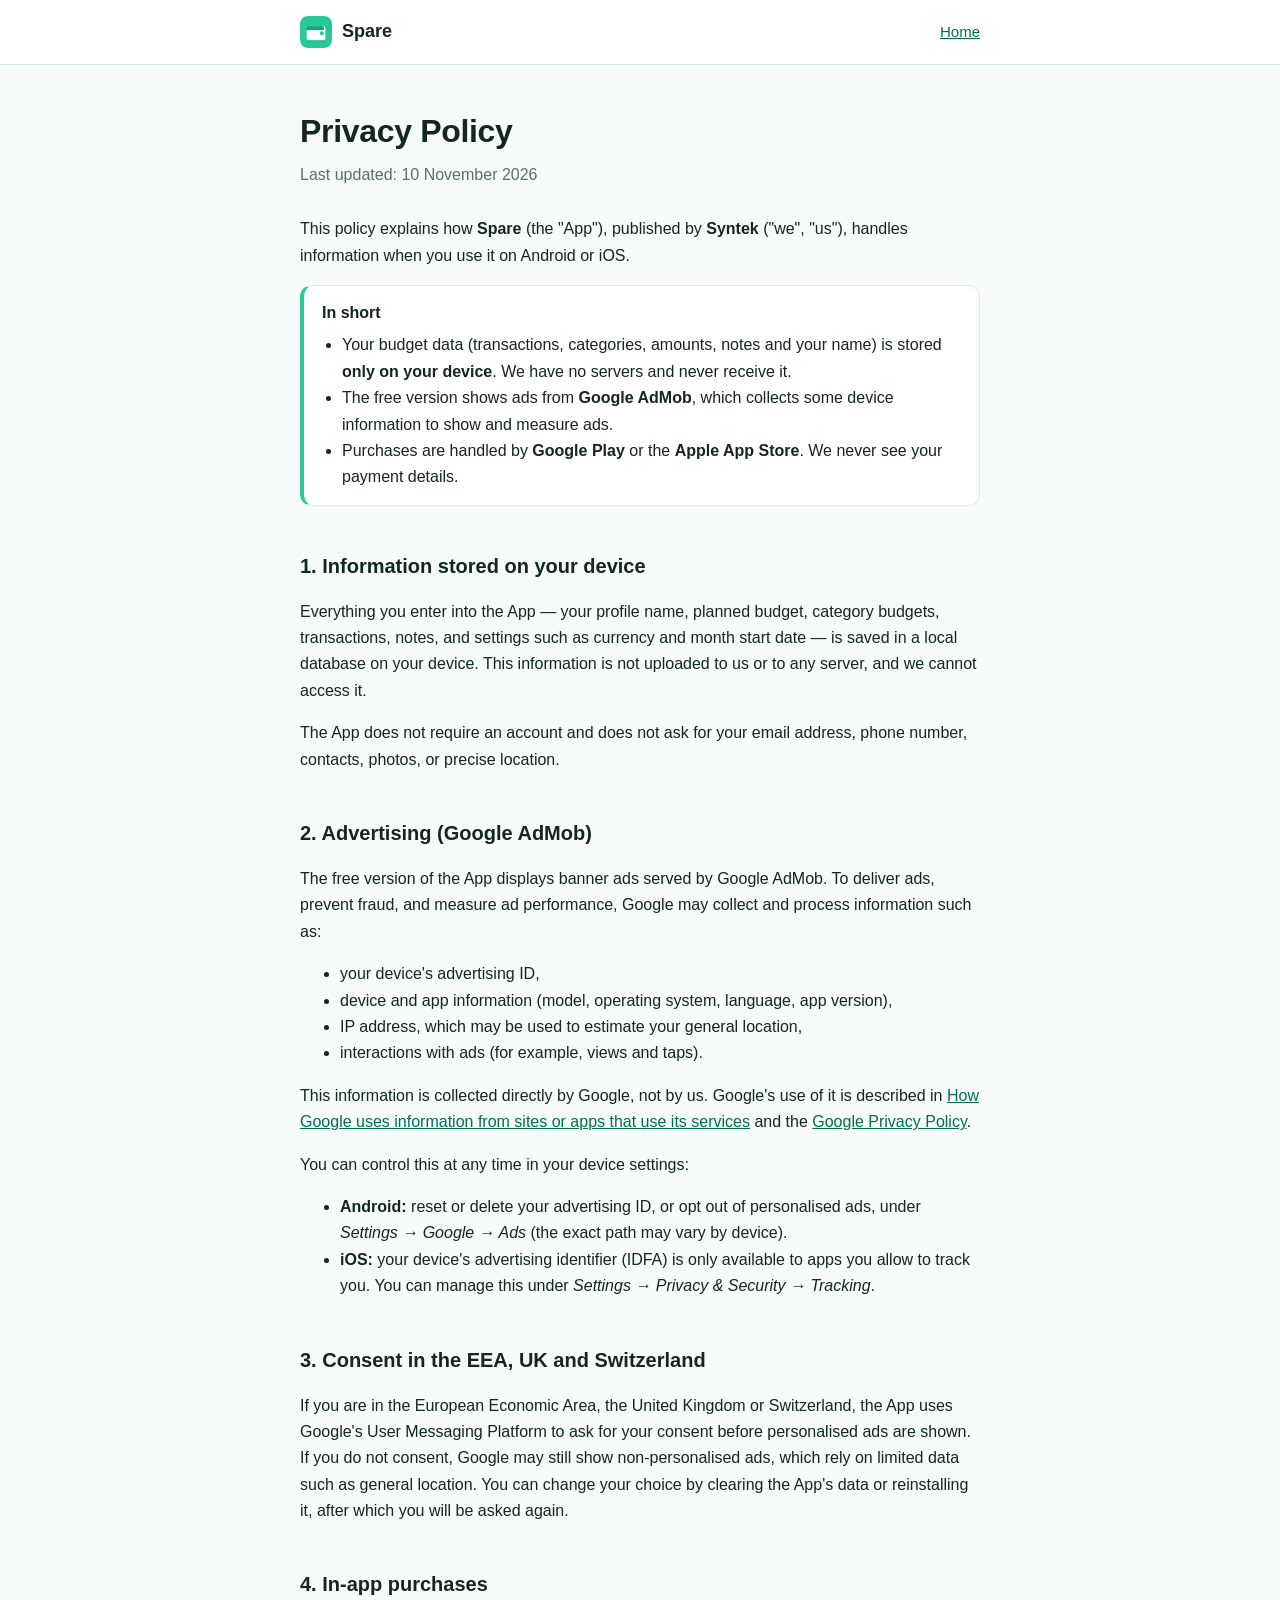
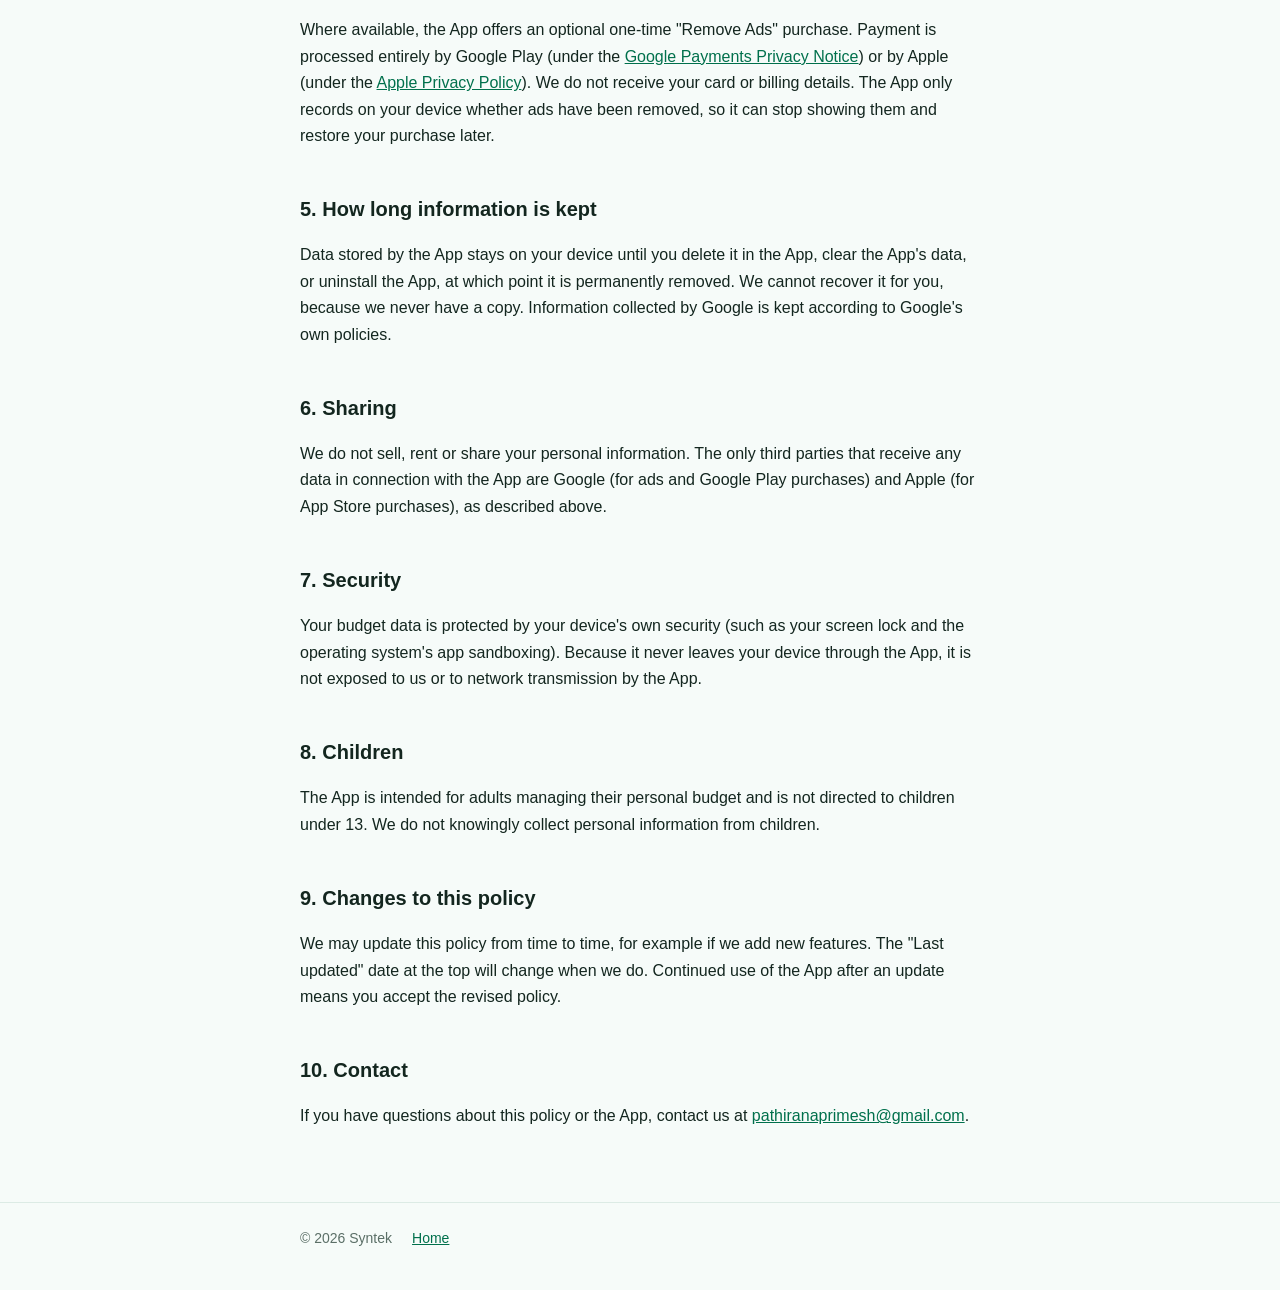
<file: privacy-policy.html>
<!doctype html>
<html lang="en">
<head>
  <meta charset="utf-8">
  <meta name="viewport" content="width=device-width, initial-scale=1">
  <title>Privacy Policy – Spare</title>
  <meta name="description" content="How the Spare budgeting app handles your information.">
  <link rel="icon" href="favicon.png">
  <link rel="stylesheet" href="style.css">
</head>
<body>
  <header class="site">
    <div class="wrap">
      <a class="brand" href="./"><img src="icon.png" alt="">Spare</a>
      <nav><a href="./">Home</a></nav>
    </div>
  </header>

  <main class="wrap">
    <article class="policy">
      <h1>Privacy Policy</h1>
      <p class="updated">Last updated: 10 November 2026</p>

      <p>This policy explains how <strong>Spare</strong> (the "App"), published by <strong>Syntek</strong> ("we", "us"), handles information when you use it on Android or iOS.</p>

      <div class="summary">
        <strong>In short</strong>
        <ul>
          <li>Your budget data (transactions, categories, amounts, notes and your name) is stored <strong>only on your device</strong>. We have no servers and never receive it.</li>
          <li>The free version shows ads from <strong>Google AdMob</strong>, which collects some device information to show and measure ads.</li>
          <li>Purchases are handled by <strong>Google Play</strong> or the <strong>Apple App Store</strong>. We never see your payment details.</li>
        </ul>
      </div>

      <h2>1. Information stored on your device</h2>
      <p>Everything you enter into the App — your profile name, planned budget, category budgets, transactions, notes, and settings such as currency and month start date — is saved in a local database on your device. This information is not uploaded to us or to any server, and we cannot access it.</p>
      <p>The App does not require an account and does not ask for your email address, phone number, contacts, photos, or precise location.</p>

      <h2>2. Advertising (Google AdMob)</h2>
      <p>The free version of the App displays banner ads served by Google AdMob. To deliver ads, prevent fraud, and measure ad performance, Google may collect and process information such as:</p>
      <ul>
        <li>your device's advertising ID,</li>
        <li>device and app information (model, operating system, language, app version),</li>
        <li>IP address, which may be used to estimate your general location,</li>
        <li>interactions with ads (for example, views and taps).</li>
      </ul>
      <p>This information is collected directly by Google, not by us. Google's use of it is described in <a href="https://policies.google.com/technologies/partner-sites" target="_blank" rel="noopener">How Google uses information from sites or apps that use its services</a> and the <a href="https://policies.google.com/privacy" target="_blank" rel="noopener">Google Privacy Policy</a>.</p>
      <p>You can control this at any time in your device settings:</p>
      <ul>
        <li><strong>Android:</strong> reset or delete your advertising ID, or opt out of personalised ads, under <em>Settings → Google → Ads</em> (the exact path may vary by device).</li>
        <li><strong>iOS:</strong> your device's advertising identifier (IDFA) is only available to apps you allow to track you. You can manage this under <em>Settings → Privacy &amp; Security → Tracking</em>.</li>
      </ul>

      <h2>3. Consent in the EEA, UK and Switzerland</h2>
      <p>If you are in the European Economic Area, the United Kingdom or Switzerland, the App uses Google's User Messaging Platform to ask for your consent before personalised ads are shown. If you do not consent, Google may still show non-personalised ads, which rely on limited data such as general location. You can change your choice by clearing the App's data or reinstalling it, after which you will be asked again.</p>

      <h2>4. In-app purchases</h2>
      <p>Where available, the App offers an optional one-time "Remove Ads" purchase. Payment is processed entirely by Google Play (under the <a href="https://payments.google.com/payments/apis-secure/u/0/get_legal_document?ldo=0&amp;ldt=privacynotice" target="_blank" rel="noopener">Google Payments Privacy Notice</a>) or by Apple (under the <a href="https://www.apple.com/legal/privacy/" target="_blank" rel="noopener">Apple Privacy Policy</a>). We do not receive your card or billing details. The App only records on your device whether ads have been removed, so it can stop showing them and restore your purchase later.</p>

      <h2>5. How long information is kept</h2>
      <p>Data stored by the App stays on your device until you delete it in the App, clear the App's data, or uninstall the App, at which point it is permanently removed. We cannot recover it for you, because we never have a copy. Information collected by Google is kept according to Google's own policies.</p>

      <h2>6. Sharing</h2>
      <p>We do not sell, rent or share your personal information. The only third parties that receive any data in connection with the App are Google (for ads and Google Play purchases) and Apple (for App Store purchases), as described above.</p>

      <h2>7. Security</h2>
      <p>Your budget data is protected by your device's own security (such as your screen lock and the operating system's app sandboxing). Because it never leaves your device through the App, it is not exposed to us or to network transmission by the App.</p>

      <h2>8. Children</h2>
      <p>The App is intended for adults managing their personal budget and is not directed to children under 13. We do not knowingly collect personal information from children.</p>

      <h2>9. Changes to this policy</h2>
      <p>We may update this policy from time to time, for example if we add new features. The "Last updated" date at the top will change when we do. Continued use of the App after an update means you accept the revised policy.</p>

      <h2>10. Contact</h2>
      <p>If you have questions about this policy or the App, contact us at <a href="mailto:pathiranaprimesh@gmail.com">pathiranaprimesh@gmail.com</a>.</p>
    </article>
  </main>

  <footer class="site">
    <div class="wrap">
      <span>© 2026 Syntek</span>
      <a href="./">Home</a>
    </div>
  </footer>
</body>
</html>
</file>
<file: style.css>
:root {
  --mint: #2DC898;
  --green: #004D35;
  --bg: #F6FBF9;
  --card: #FFFFFF;
  --text: #13261F;
  --muted: #5B6F67;
  --border: #DCEBE5;
  --link: #00704C;
}

@media (prefers-color-scheme: dark) {
  :root {
    --bg: #0E1714;
    --card: #15211C;
    --text: #E6F2ED;
    --muted: #9DB3AA;
    --border: #24362F;
    --link: #5FDDB3;
  }
}

* { box-sizing: border-box; }

body {
  margin: 0;
  background: var(--bg);
  color: var(--text);
  font-family: -apple-system, BlinkMacSystemFont, "Segoe UI", Roboto, Helvetica, Arial, sans-serif;
  line-height: 1.65;
  -webkit-font-smoothing: antialiased;
}

a { color: var(--link); }

.wrap {
  max-width: 720px;
  margin: 0 auto;
  padding: 0 20px;
}

header.site {
  border-bottom: 1px solid var(--border);
  background: var(--card);
}
header.site .wrap {
  display: flex;
  align-items: center;
  gap: 12px;
  height: 64px;
}
header.site a.brand {
  display: flex;
  align-items: center;
  gap: 10px;
  color: var(--text);
  text-decoration: none;
  font-weight: 700;
  font-size: 18px;
}
header.site img { width: 32px; height: 32px; border-radius: 8px; }
header.site nav { margin-left: auto; font-size: 15px; }

/* Landing */
.hero {
  text-align: center;
  padding: 72px 0 48px;
}
.hero img {
  width: 112px;
  height: 112px;
  border-radius: 26px;
  box-shadow: 0 10px 30px rgba(45, 200, 152, 0.35);
}
.hero h1 {
  font-size: 44px;
  margin: 24px 0 8px;
  letter-spacing: -0.02em;
}
.hero p.tag {
  font-size: 19px;
  font-weight: 700;
  color: var(--muted);
  margin: 0 auto;
  max-width: 460px;
}
.stores {
  display: flex;
  flex-wrap: wrap;
  justify-content: center;
  gap: 12px;
  margin-top: 28px;
}
.store {
  display: inline-flex;
  align-items: center;
  gap: 10px;
  padding: 9px 18px 9px 14px;
  border-radius: 12px;
  background: #111;
  color: #fff;
  text-align: left;
  line-height: 1.15;
  font-weight: 600;
  font-size: 17px;
}
.store svg { width: 24px; height: 24px; fill: #fff; flex: none; }
.store small { display: block; font-size: 11px; font-weight: 400; opacity: 0.8; }
@media (prefers-color-scheme: dark) {
  .store { background: #fff; color: #111; }
  .store svg { fill: #111; }
}

.shots {
  display: grid;
  grid-template-columns: repeat(3, 1fr);
  gap: 20px;
  padding: 8px 0 56px;
}
.shots figure { margin: 0; text-align: center; }
.shots img {
  width: 100%;
  height: auto;
  display: block;
  border-radius: 28px;
  border: 6px solid #111;
  box-shadow: 0 14px 36px rgba(0, 77, 53, 0.18);
  background: #fff;
}
.shots figcaption {
  margin-top: 12px;
  font-weight: 600;
  font-size: 15px;
}
@media (max-width: 640px) {
  .shots {
    grid-template-columns: none;
    grid-auto-flow: column;
    grid-auto-columns: 68%;
    overflow-x: auto;
    scroll-snap-type: x mandatory;
    padding: 8px 4px 40px;
  }
  .shots figure { scroll-snap-align: center; }
}
.features {
  display: grid;
  grid-template-columns: repeat(auto-fit, minmax(200px, 1fr));
  gap: 14px;
  padding-bottom: 56px;
}
.feature {
  background: var(--card);
  border: 1px solid var(--border);
  border-radius: 16px;
  padding: 18px 20px;
}
.feature h3 { margin: 0 0 4px; font-size: 16px; }
.feature p { margin: 0; color: var(--muted); font-size: 15px; }

/* Policy */
article.policy { padding: 40px 0 56px; }
article.policy h1 { font-size: 32px; margin: 0 0 4px; letter-spacing: -0.01em; }
article.policy .updated { color: var(--muted); margin: 0 0 28px; }
article.policy h2 {
  font-size: 20px;
  margin: 36px 0 8px;
  padding-top: 8px;
}
article.policy .summary {
  background: var(--card);
  border: 1px solid var(--border);
  border-left: 4px solid var(--mint);
  border-radius: 12px;
  padding: 14px 18px;
}
article.policy .summary ul { margin: 6px 0 0; padding-left: 20px; }

footer.site {
  border-top: 1px solid var(--border);
  color: var(--muted);
  font-size: 14px;
  padding: 24px 0 40px;
}
footer.site .wrap { display: flex; flex-wrap: wrap; gap: 8px 20px; }

@media (max-width: 520px) {
  .hero { padding: 48px 0 36px; }
  .hero h1 { font-size: 36px; }
}
</file>
